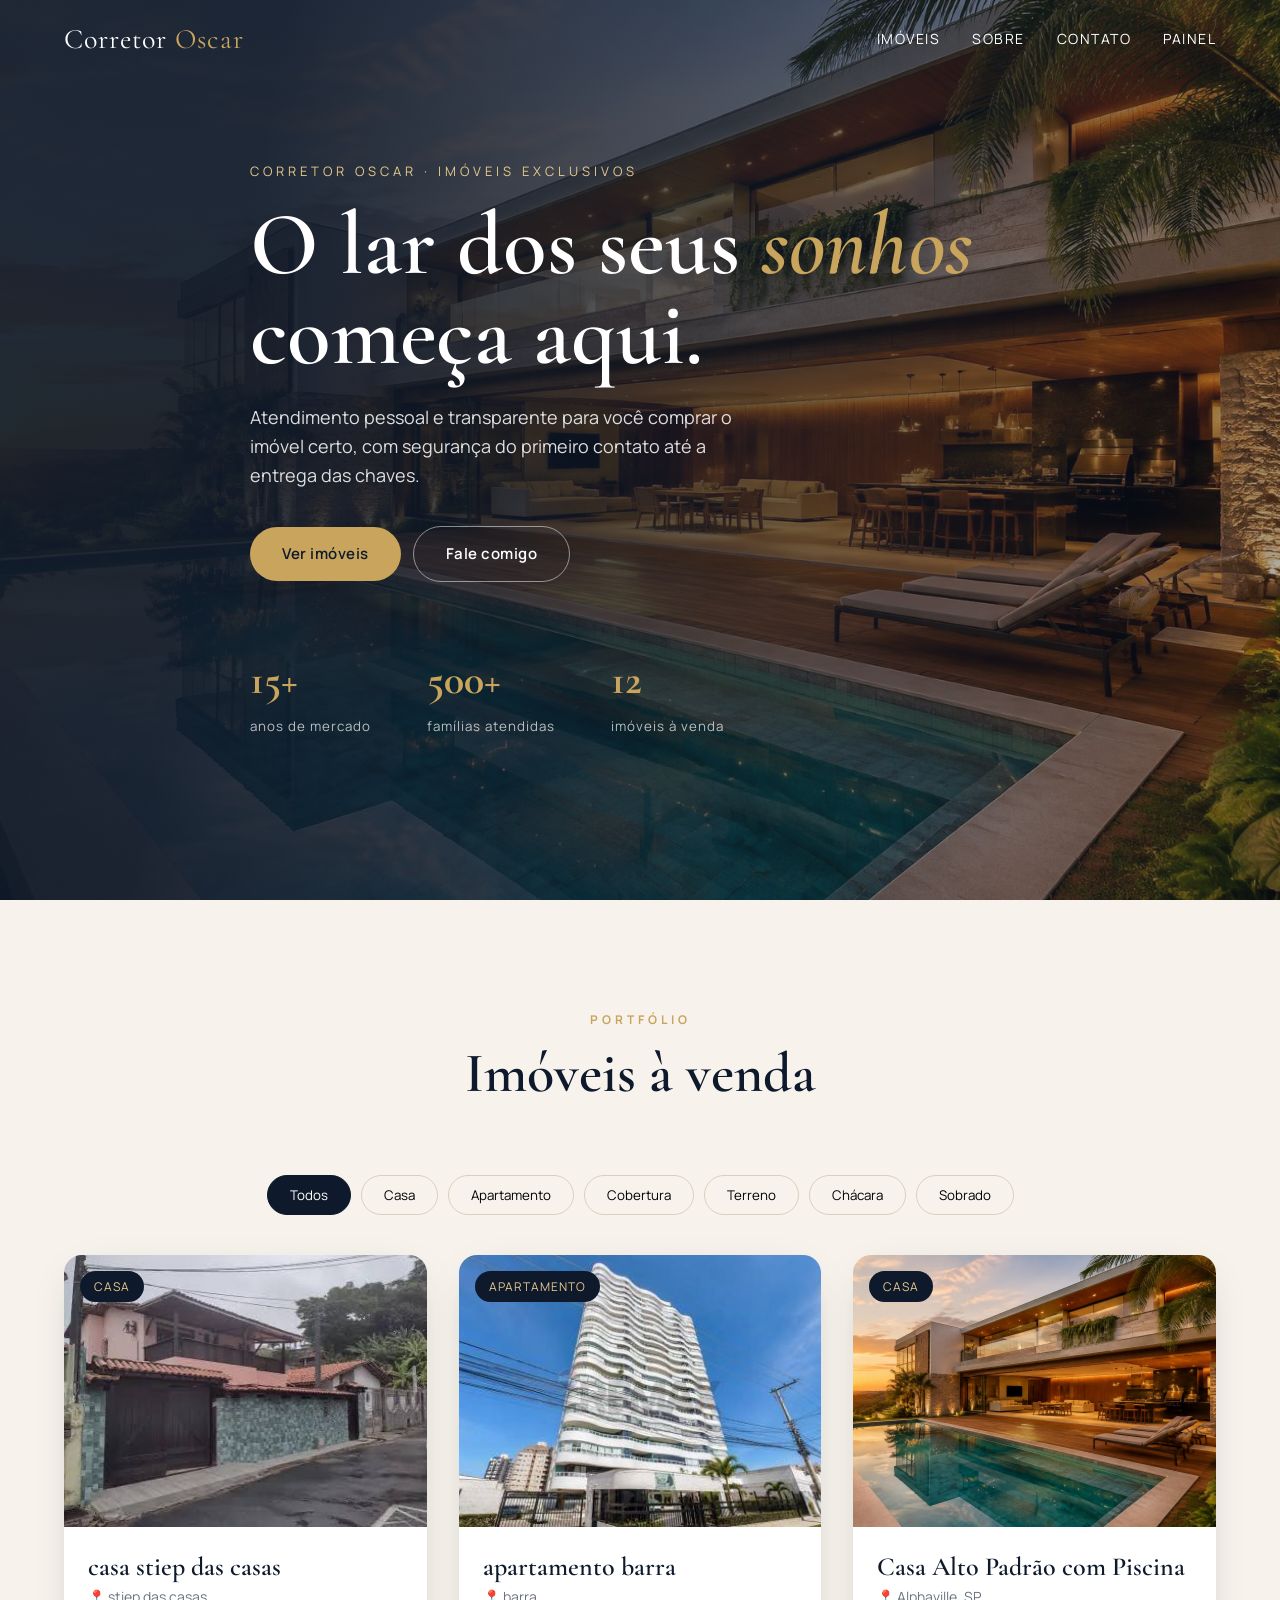
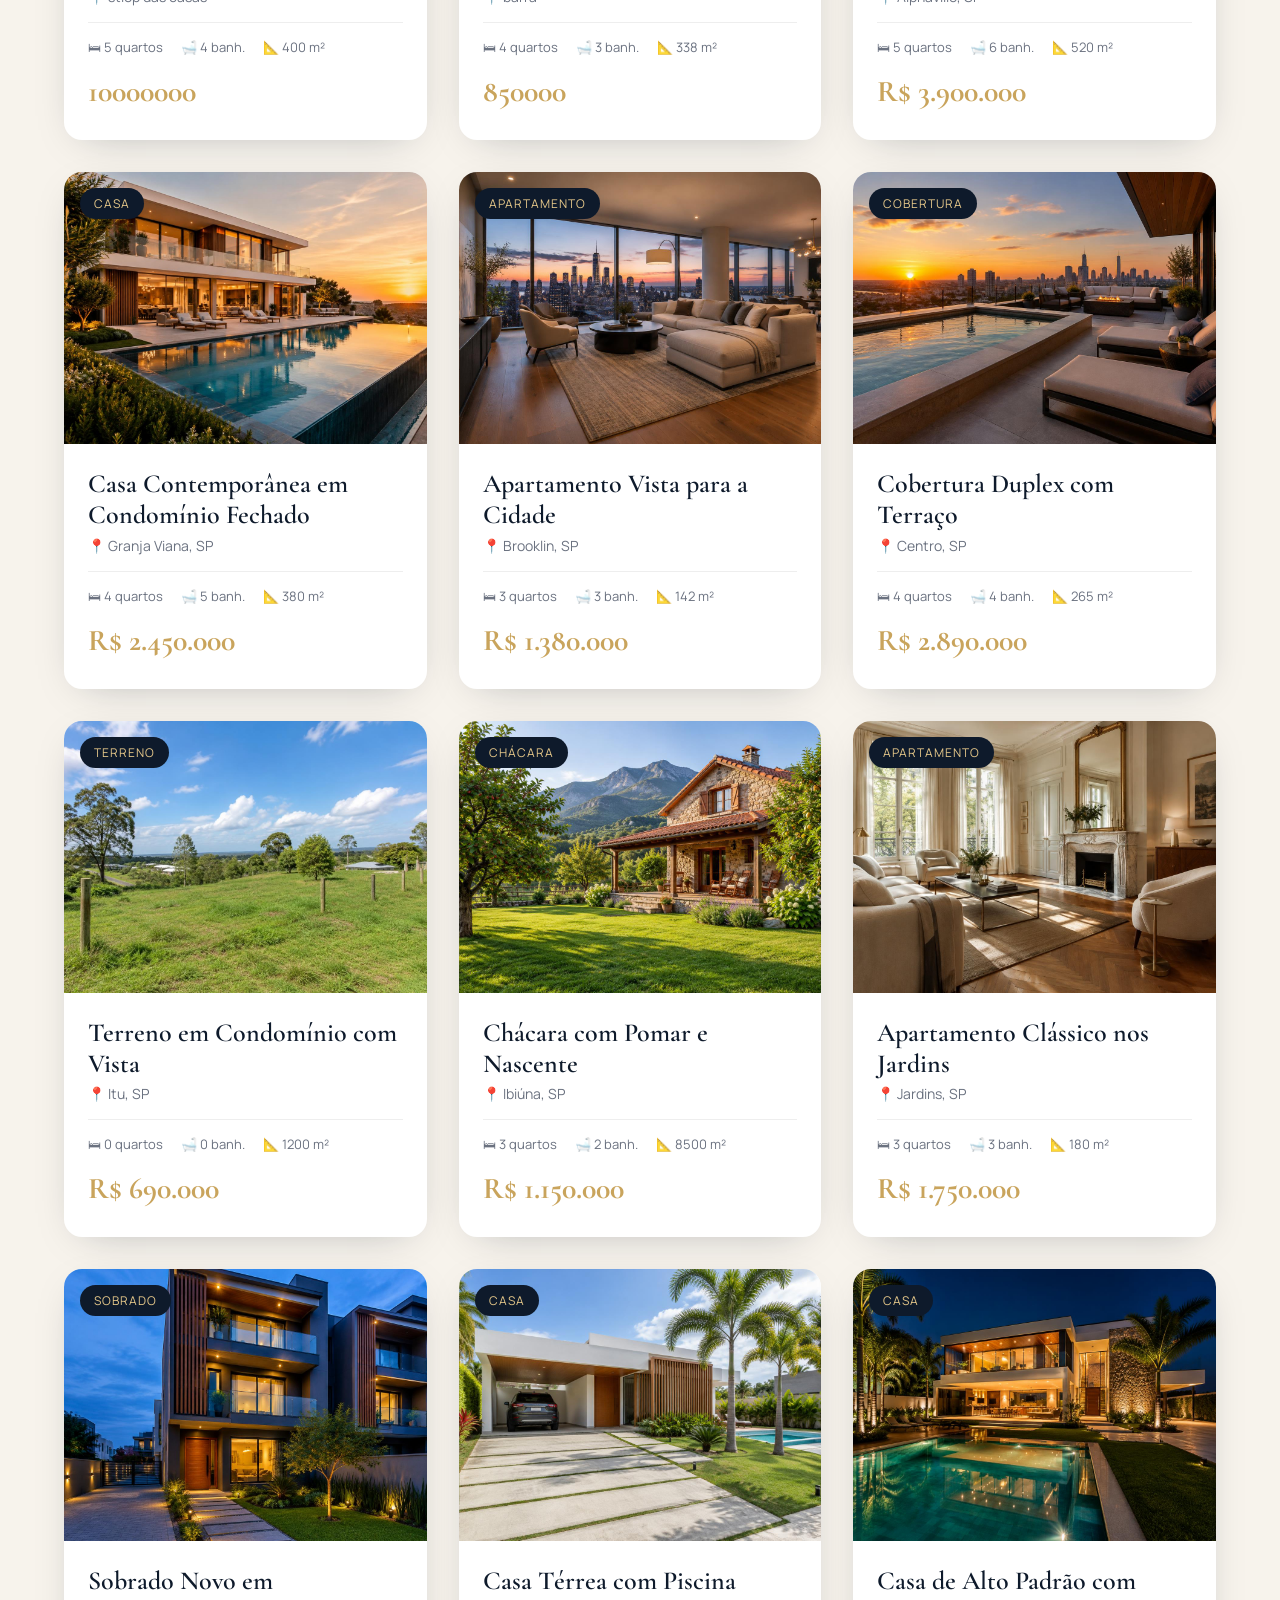
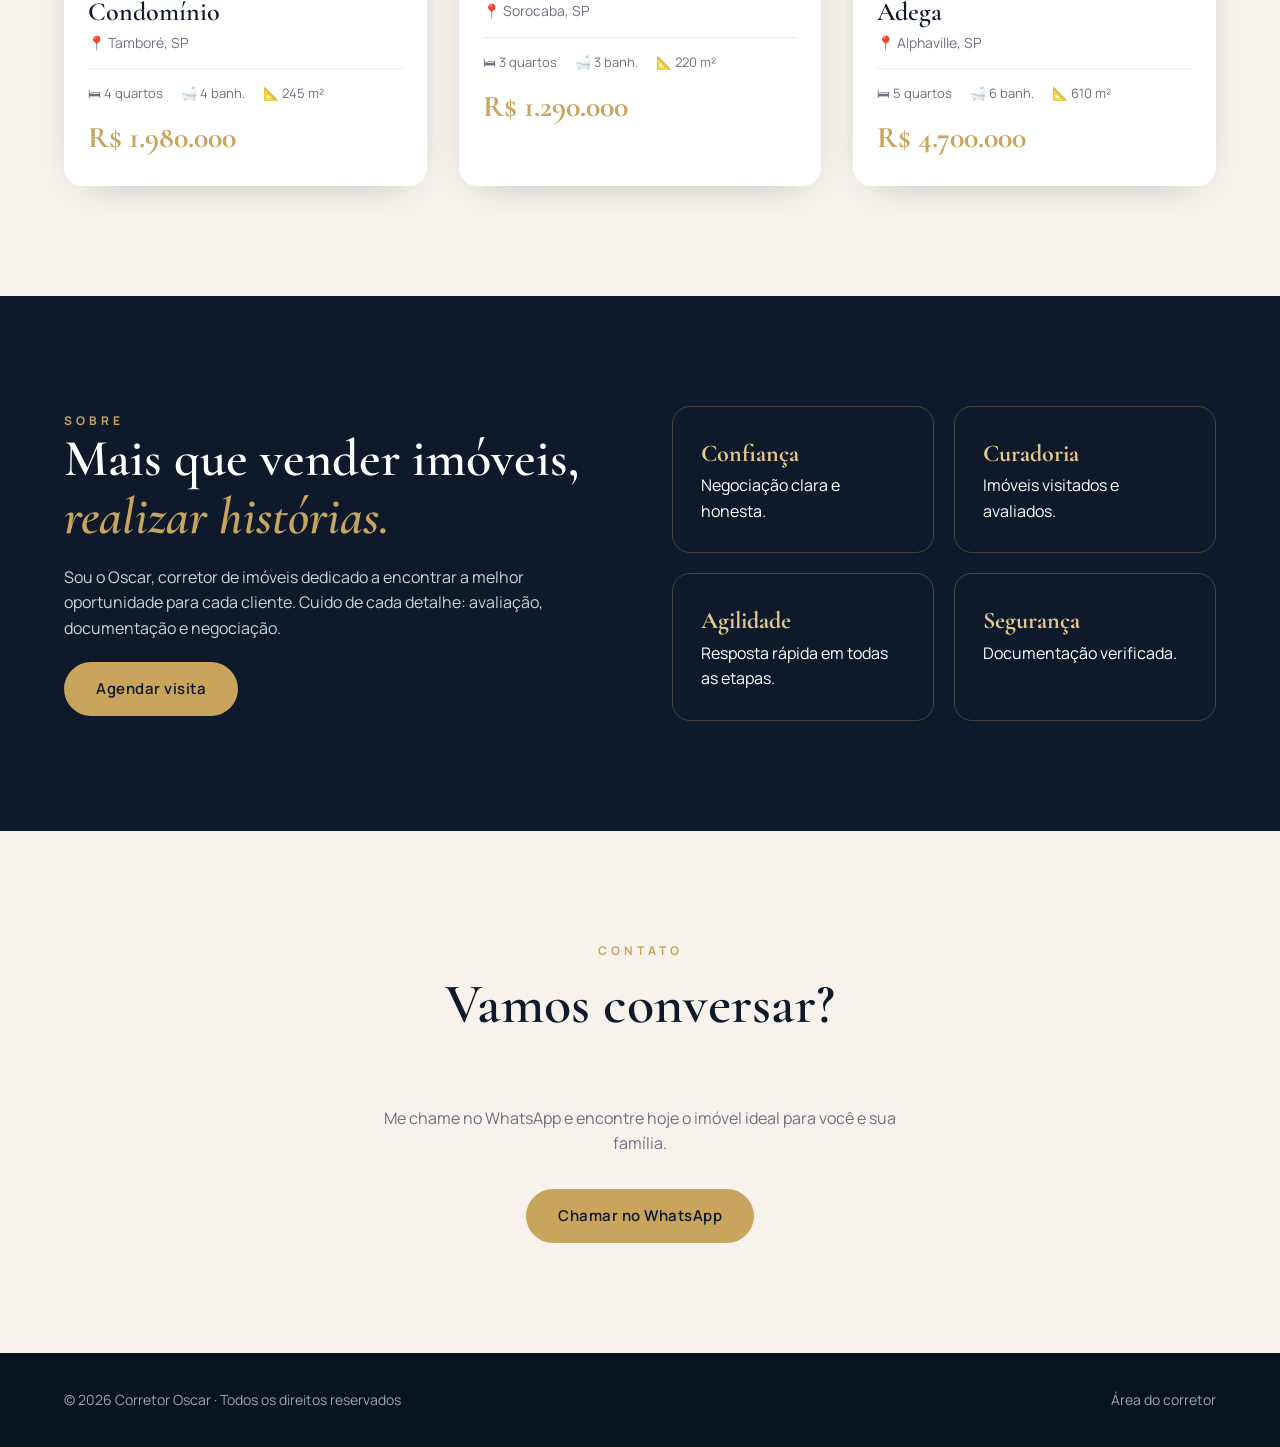
<file: index.html>
<!DOCTYPE html>
<html lang="pt-BR">
<head>
<meta charset="UTF-8"><meta name="viewport" content="width=device-width,initial-scale=1">
<title>Corretor Oscar | Imóveis de Alto Padrão</title>
<meta name="description" content="Corretor Oscar: casas, apartamentos e terrenos selecionados à venda.">
<link rel="preconnect" href="https://fonts.googleapis.com">
<link href="https://fonts.googleapis.com/css2?family=Cormorant+Garamond:ital,wght@0,500;0,600;0,700;1,600&family=Manrope:wght@400;500;600;700&display=swap" rel="stylesheet">
<link rel="stylesheet" href="style.css?v=20261021-2120">
</head>
<body>
<header class="nav" id="nav"><div class="container">
  <a href="#" class="logo">Corretor <span>Oscar</span></a>
  <button class="menu-btn" id="menuBtn" aria-label="Abrir menu" aria-expanded="false">☰</button>
  <ul id="menu"><li><a href="#imoveis">Imóveis</a></li><li><a href="#sobre">Sobre</a></li><li><a href="#contato">Contato</a></li><li><a href="admin.html">Painel</a></li></ul>
</div></header>

<section class="hero"><div class="container">
  <div class="eyebrow">Corretor Oscar · Imóveis exclusivos</div>
  <h1>O lar dos seus <em>sonhos</em> começa aqui.</h1>
  <p>Atendimento pessoal e transparente para você comprar o imóvel certo, com segurança do primeiro contato até a entrega das chaves.</p>
  <div class="actions"><a href="#imoveis" class="btn btn-gold">Ver imóveis</a><a href="#contato" class="btn btn-ghost">Fale comigo</a></div>
  <div class="stats"><div><b>15+</b><small>anos de mercado</small></div><div><b>500+</b><small>famílias atendidas</small></div><div><b id="count">0</b><small>imóveis à venda</small></div></div>
</div></section>

<section id="imoveis"><div class="container">
  <div class="title reveal"><div class="eyebrow">Portfólio</div><h2>Imóveis à venda</h2></div>
  <div class="filters" id="filters"></div>
  <div class="grid" id="grid"></div>
</div></section>

<section class="about" id="sobre"><div class="container">
  <div class="reveal"><div class="title" style="text-align:left;margin:0"><div class="eyebrow">Sobre</div></div>
    <h2>Mais que vender imóveis, <em>realizar histórias.</em></h2>
    <p>Sou o Oscar, corretor de imóveis dedicado a encontrar a melhor oportunidade para cada cliente. Cuido de cada detalhe: avaliação, documentação e negociação.</p>
    <a href="#contato" class="btn btn-gold">Agendar visita</a></div>
  <div class="pillars reveal"><div><b>Confiança</b>Negociação clara e honesta.</div><div><b>Curadoria</b>Imóveis visitados e avaliados.</div><div><b>Agilidade</b>Resposta rápida em todas as etapas.</div><div><b>Segurança</b>Documentação verificada.</div></div>
</div></section>

<section class="contact" id="contato"><div class="container reveal">
  <div class="title"><div class="eyebrow">Contato</div><h2>Vamos conversar?</h2></div>
  <p>Me chame no WhatsApp e encontre hoje o imóvel ideal para você e sua família.</p>
  <a class="btn btn-gold" target="_blank" href="https://wa.me/5500000000000">Chamar no WhatsApp</a>
</div></section>

<footer><div class="container"><span>© <span id="ano"></span> Corretor Oscar · Todos os direitos reservados</span><a href="admin.html">Área do corretor</a></div></footer>

<div class="modal" id="modal"><button class="close" id="close">×</button><div class="modal-box" id="mbox"></div></div>
<script src="data.js?v=20261021-2049"></script>
<script src="app.js?v=20261021-2120"></script>
</body>
</html>
</file>
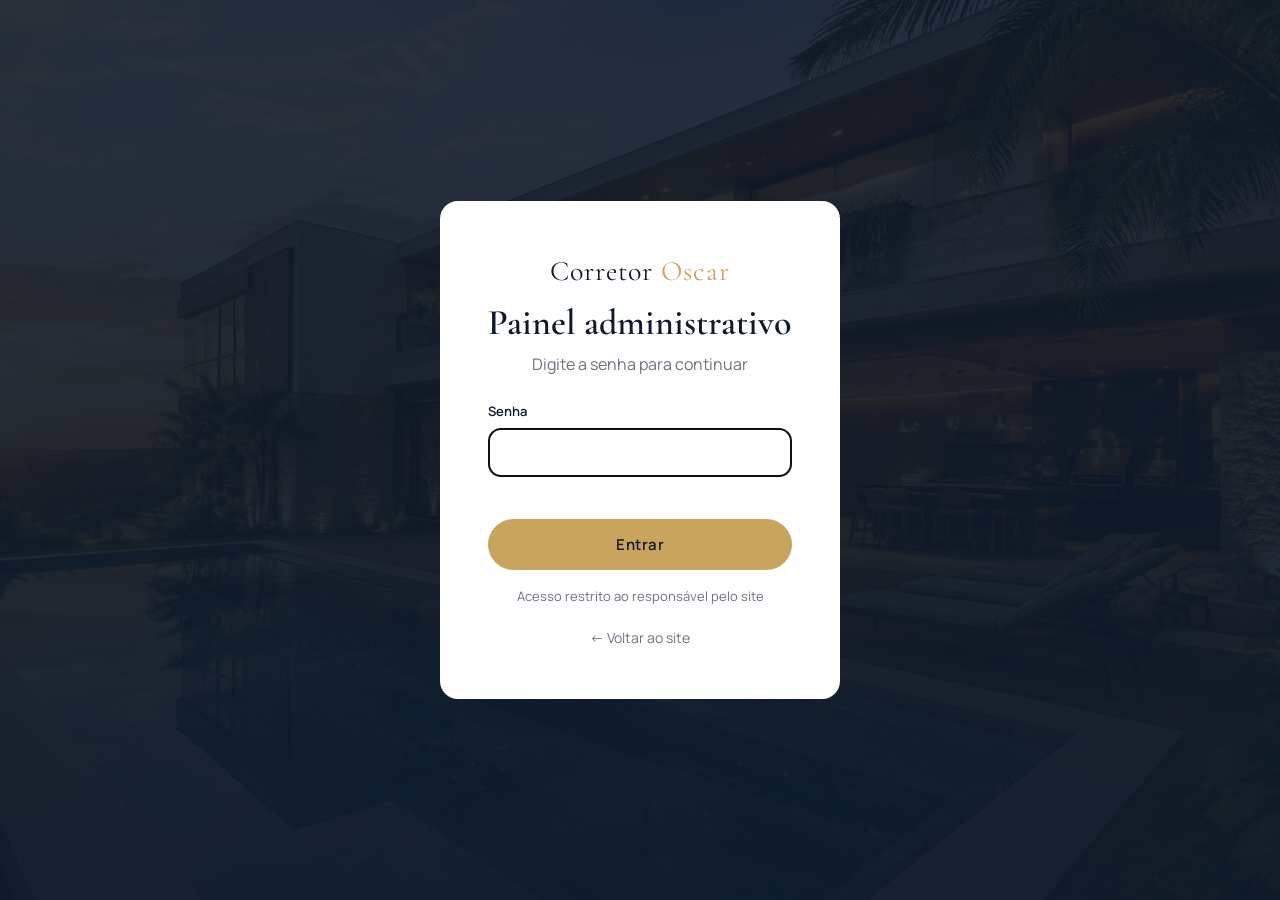
<file: admin.html>
<!DOCTYPE html>
<html lang="pt-BR">
<head>
<meta charset="UTF-8"><meta name="viewport" content="width=device-width,initial-scale=1">
<title>Painel | Corretor Oscar</title><meta name="robots" content="noindex">
<link href="https://fonts.googleapis.com/css2?family=Cormorant+Garamond:wght@600;700&family=Manrope:wght@400;600;700&display=swap" rel="stylesheet">
<link rel="stylesheet" href="style.css?v=20261021-2120">
</head>
<body class="admin">
<div class="login" id="login"><form id="fLogin" autocomplete="off">
  <div class="logo" style="color:var(--navy)">Corretor <span>Oscar</span></div>
  <h1>Painel administrativo</h1><p style="color:var(--muted);margin-bottom:24px">Digite a senha para continuar</p>
  <label>Senha<input type="password" id="senha" autocomplete="new-password" autocapitalize="off" autocorrect="off" spellcheck="false" autofocus></label>
  <div class="err" id="err"></div>
  <button class="btn btn-gold" style="width:100%">Entrar</button>
  <p class="login-dica">Acesso restrito ao responsável pelo site</p>
  <p style="margin-top:18px"><a href="index.html" style="color:var(--muted);font-size:14px">← Voltar ao site</a></p>
</form></div>

<div id="app" style="display:none">
  <div class="topbar"><div class="container"><div class="logo">Corretor <span>Oscar</span> · Painel</div>
    <div><a href="index.html" target="_blank" class="sm">Ver site</a><button class="sm" id="sair">Sair</button></div></div></div>
  <div class="container panel">
    <form class="box" id="form">
      <h2 id="ftitle">Novo imóvel</h2>
      <label>Título<input id="titulo" required placeholder="Ex: Apartamento com vista para o mar"></label>
      <label>Tipo<select id="tipo"><option>Casa</option><option>Apartamento</option><option>Cobertura</option><option>Terreno</option><option>Comercial</option><option>Chácara</option><option>Sobrado</option></select></label>
      <label>Localização<input id="local" required placeholder="Bairro, Cidade"></label>
      <label>Preço<input id="preco" required placeholder="R$ 850.000"></label>
      <div class="row"><label>Quartos<input id="quartos" type="number" min="0" value="3"></label><label>Banheiros<input id="banheiros" type="number" min="0" value="2"></label><label>Área m²<input id="area" type="number" min="0" value="100"></label></div>
      <label>Legenda / descrição<textarea id="descricao" rows="4"></textarea></label>
      <label class="check"><input type="checkbox" id="vendido"> Vendido (tirar da exposição do site)</label>
      <label>Fotos (a primeira é a capa)<input type="file" id="fotos" accept="image/*" multiple></label>
      <div class="previews" id="prev"></div>
      <button class="btn btn-gold" style="width:100%">Salvar imóvel</button>
      <button type="button" class="sm" id="cancel" style="display:none;margin:12px 0 0;width:100%">Cancelar edição</button>
    </form>
    <div class="box">
      <h2>Imóveis cadastrados (<span id="n">0</span>)</h2>
      <div class="list" id="list"></div>
      <div class="pub-status" id="pubStatus"></div>
      <div class="tools">
        <button class="btn btn-gold compact" id="pub">Publicar agora</button>
        <button class="sm" id="exp">Exportar data.js</button>
        <button class="sm" id="bkp">Baixar backup (.json)</button>
        <label class="sm" style="margin:0;font-weight:400">Restaurar backup<input type="file" id="imp" accept=".json" style="display:none"></label>
        <button class="sm" id="rst">Restaurar lista padrão</button>
      </div>
      <p style="color:var(--muted);font-size:13px;margin-top:14px" id="pubDica">É só preencher o formulário e clicar em <b>Salvar imóvel</b>: o anúncio vai para o site sozinho, em 1–2 minutos. Não precisa mexer em token, repositório nem GitHub — o site se vira sozinho.</p>
      <details style="margin-top:16px">
        <summary style="cursor:pointer;color:var(--muted);font-size:13px">Publicação manual (uso técnico)</summary>
        <div class="tools" style="margin-top:10px">
          <button class="sm" id="pubManual">Publicar com token</button>
          <button class="sm" id="abrirGithub">Abrir o data.js no GitHub</button>
          <button class="sm" id="baixarPacote">Baixar pacote com as fotos</button>
        </div>
        <p style="color:var(--muted);font-size:13px">Só use se a publicação automática estiver fora do ar.</p>
      </details>
    </div>
  </div>
</div>
<script src="data.js?v=20261021"></script>

<div class="modal" id="modalExcluir">
  <div class="modal-box" style="max-width:480px">
    <h2>Excluir imóvel</h2>
    <div class="del-info" id="delInfo"></div>
    <p class="del-aviso">O imóvel sai da lista na hora e da próxima publicação do site. Dá para desfazer logo em seguida.</p>
    <div class="del-acoes">
      <button class="sm" id="cancelExcluir" type="button">Cancelar</button>
      <button class="sm del" id="confirmExcluir" type="button">Excluir imóvel</button>
    </div>
  </div>
</div>

<div class="modal" id="modalPub">
  <div class="modal-box" style="max-width:540px">
    <h2>Publicar no site</h2>
    <p style="color:var(--muted);font-size:14px;margin:-6px 0 18px">É só configurar uma vez. Depois de salvar um imóvel, ele vai para o site sozinho (a Vercel publica em 1–2 minutos).</p>
    <form id="fPub" style="padding:0 0 4px;display:flex;flex-direction:column;gap:14px">
      <label style="text-align:left">1. Repositório (GitHub)<input id="pubRepo" placeholder="gustavomayan113-lang/oscar-corretor"></label>
      <label style="text-align:left">2. Branch<input id="pubBranch" placeholder="main"></label>
      <label style="text-align:left">3. Token do GitHub<input id="pubToken" type="password" autocomplete="off" placeholder="github_pat_..."></label>
      <p style="color:var(--muted);font-size:13px;margin:0">Para criar o token: no GitHub, abra <b>Settings → Developer settings → Personal access tokens → Tokens (classic) → Generate new token</b>, marque a caixa <b>repo</b> e copie o código que aparecer. Cole aqui embaixo. Ele fica salvo só neste navegador e só serve para escrever os imóveis neste repositório.</p>
      <div class="err" id="pubErr" style="text-align:left"></div>
      <div class="del-acoes">
        <button type="button" class="sm" id="cancelPub" style="width:auto">Fechar</button>
        <button type="submit" class="btn btn-gold" style="width:auto">Publicar agora</button>
      </div>
      <div class="sem-token">
        <b>Sem token? Dá pra fazer do mesmo jeito, em 2 passos:</b>
        <div class="del-acoes" style="justify-content:flex-start;margin-top:10px">
          <button type="button" class="sm" id="abrirGithub" style="width:auto">1. Abrir o data.js no GitHub</button>
          <button type="button" class="sm" id="baixarPacote" style="width:auto">2. Baixar pacote com as fotos</button>
        </div>
        <span>O passo 1 abre o editor do GitHub já com o conteúdo copiado: é só colar (Ctrl+V) e clicar em "Commit changes". O passo 2 baixa um zip com o data.js e a pasta imagens/ para você arrastar em "Add file → Upload files". Sem token, sem API, a Vercel publica assim mesmo.</span>
      </div>
    </form>
  </div>
</div>
    </form>
  </div>
</div>

<div class="toast" id="toast"><span id="toastMsg"></span><button class="sm" id="toastAcao" type="button" style="display:none">Desfazer</button></div>
<script src="admin.js?v=20261021-2120"></script>
</body>
</html>
</file>
<file: style.css>
:root{--navy:#0e1a2b;--navy2:#16273f;--gold:#c9a45c;--gold2:#e6c88a;--cream:#f7f3ec;--ink:#1b1b1b;--muted:#6b7280;--r:18px}
*{box-sizing:border-box;margin:0;padding:0}
body{font-family:'Manrope',sans-serif;color:var(--ink);background:var(--cream);line-height:1.6}
h1,h2,h3,.serif{font-family:'Cormorant Garamond',serif;font-weight:600}
a{color:inherit;text-decoration:none}
.container{max-width:1200px;margin:0 auto;padding:0 24px}
header.nav{position:fixed;inset:0 0 auto;z-index:50;transition:.3s}
header.nav.scrolled{background:rgba(14,26,43,.92);backdrop-filter:blur(10px)}
.nav .container{display:flex;align-items:center;justify-content:space-between;height:78px;color:#fff}
.logo{font-family:'Cormorant Garamond',serif;font-size:28px;letter-spacing:1px}
.logo span{color:var(--gold)}
.nav ul{display:flex;gap:32px;list-style:none;font-size:14px;letter-spacing:1.5px;text-transform:uppercase}
.nav ul a:hover{color:var(--gold2)}
.hero{min-height:100vh;display:flex;align-items:center;color:#fff;background:linear-gradient(100deg,rgba(14,26,43,.92) 20%,rgba(14,26,43,.3)),url(hero.jpg) center/cover}
.hero .eyebrow{color:var(--gold2);letter-spacing:4px;text-transform:uppercase;font-size:13px}
.hero h1{font-size:clamp(48px,7vw,92px);line-height:1;margin:18px 0 24px;max-width:780px}
.hero h1 em{color:var(--gold);font-style:italic}
.hero p{max-width:520px;opacity:.85;font-size:18px}
.btn{display:inline-block;padding:15px 32px;border-radius:50px;font-weight:600;letter-spacing:.5px;cursor:pointer;border:0;font-family:inherit;font-size:15px;transition:.25s}
.btn-gold{background:var(--gold);color:var(--navy)}
.btn-gold:hover{background:var(--gold2);transform:translateY(-2px)}
.btn-ghost{border:1px solid rgba(255,255,255,.5);color:#fff;background:none;margin-left:12px}
.btn-ghost:hover{background:#fff;color:var(--navy)}
.hero .actions{margin-top:36px}
.stats{display:flex;gap:56px;margin-top:64px}
.stats b{display:block;font-family:'Cormorant Garamond',serif;font-size:42px;color:var(--gold)}
.stats small{opacity:.7;letter-spacing:1px}
section{padding:110px 0}
.title{text-align:center;margin-bottom:56px}
.title .eyebrow{color:var(--gold);letter-spacing:4px;text-transform:uppercase;font-size:12px;font-weight:700}
.title h2{font-size:clamp(36px,5vw,56px);color:var(--navy)}
.filters{display:flex;gap:10px;justify-content:center;flex-wrap:wrap;margin-bottom:40px}
.filters button{padding:10px 22px;border-radius:40px;border:1px solid #d9cfbf;background:none;cursor:pointer;font-family:inherit}
.filters button.active{background:var(--navy);color:#fff;border-color:var(--navy)}
.grid{display:grid;grid-template-columns:repeat(auto-fill,minmax(min(330px,100%),1fr));gap:32px}
.card{background:#fff;border-radius:var(--r);overflow:hidden;box-shadow:0 10px 40px -20px rgba(14,26,43,.35);transition:.35s;cursor:pointer}
.card:hover{transform:translateY(-8px);box-shadow:0 30px 60px -25px rgba(14,26,43,.45)}
.card .img{aspect-ratio:4/3;background:#ddd center/cover;position:relative}
.tag{position:absolute;top:16px;left:16px;background:var(--navy);color:var(--gold2);padding:6px 14px;border-radius:30px;font-size:12px;letter-spacing:1px;text-transform:uppercase}
.card .body{padding:24px}
.card h3{font-size:26px;color:var(--navy);line-height:1.2}
.card .loc{color:var(--muted);font-size:14px;margin:4px 0 14px}
.feats{display:flex;gap:18px;font-size:13px;color:var(--muted);border-top:1px solid #eee;padding-top:14px}
.price{font-family:'Cormorant Garamond',serif;font-size:30px;color:var(--gold);font-weight:700;margin-top:10px}
.empty{text-align:center;color:var(--muted);grid-column:1/-1}
.about{background:var(--navy);color:#fff}
.about .container{display:grid;grid-template-columns:1fr 1fr;gap:64px;align-items:center}
.about h2{font-size:52px;line-height:1.1}.about h2 em{color:var(--gold)}
.about p{opacity:.8;margin:20px 0}
.pillars{display:grid;grid-template-columns:repeat(2,minmax(0,1fr));gap:20px}
.pillars div{border:1px solid rgba(201,164,92,.3);border-radius:var(--r);padding:28px}
.pillars b{font-family:'Cormorant Garamond',serif;font-size:24px;color:var(--gold2);display:block}
.contact{text-align:center}
.contact p{color:var(--muted);max-width:540px;margin:0 auto 32px}
footer{background:#0a1320;color:#9aa4b2;padding:36px 0;font-size:14px}
footer .container{display:flex;justify-content:space-between}
footer a:hover{color:var(--gold)}
.modal{position:fixed;inset:0;background:rgba(10,19,32,.85);display:none;align-items:center;justify-content:center;z-index:100;padding:20px}
.modal.open{display:flex}
.modal-box{background:#fff;border-radius:var(--r);max-width:920px;width:100%;max-height:92vh;overflow:auto}
.gallery-main{aspect-ratio:16/9;background:#000 center/contain no-repeat}
.thumbs{display:flex;gap:8px;padding:12px;overflow-x:auto}
.thumbs img{width:90px;height:64px;object-fit:cover;border-radius:8px;cursor:pointer;opacity:.6}
.thumbs img.on{opacity:1;outline:2px solid var(--gold)}
.modal-body{padding:8px 32px 32px}
.modal-body h3{font-size:38px;color:var(--navy)}
.close{position:absolute;top:20px;right:28px;color:#fff;font-size:40px;cursor:pointer;background:none;border:0}
.reveal{opacity:0;transform:translateY(30px);transition:1s}.reveal.in{opacity:1;transform:none}
.menu-btn{display:none;width:44px;height:44px;align-items:center;justify-content:center;border:1px solid rgba(255,255,255,.35);background:rgba(255,255,255,.08);border-radius:12px;color:#fff;font-size:20px;cursor:pointer;padding:0}
@media(max-width:800px){
  .container{padding:0 18px}
  .nav .container{height:64px}
  .logo{font-size:23px}
  .menu-btn{display:inline-flex}
  .nav ul{display:none;position:absolute;top:64px;left:0;right:0;flex-direction:column;gap:0;padding:6px 18px 16px;background:rgba(14,26,43,.97);backdrop-filter:blur(10px);border-top:1px solid rgba(255,255,255,.08);box-shadow:0 20px 30px -20px rgba(0,0,0,.6)}
  .nav ul.open{display:flex}
  .nav ul li a{display:block;padding:14px 2px;font-size:14px;border-bottom:1px solid rgba(255,255,255,.08)}
  .nav ul li:last-child a{border-bottom:0}
  section{padding:64px 0}
  .hero{min-height:auto;padding:104px 0 60px}
  .hero h1{font-size:clamp(32px,9vw,46px);margin:14px 0 18px}
  .hero p{font-size:16px}
  .hero .actions{margin-top:26px;display:flex;flex-direction:column;align-items:flex-start}
  .btn{padding:14px 28px}
  .btn-ghost{margin-left:0;margin-top:10px}
  .stats{gap:20px;margin-top:40px;flex-wrap:wrap}
  .stats b{font-size:32px}
  .stats small{font-size:12px;letter-spacing:.4px}
  .title{margin-bottom:30px}
  .title h2{font-size:clamp(30px,8.5vw,42px)}
  .title .eyebrow{letter-spacing:3px}
  .grid{grid-template-columns:1fr;gap:20px}
  .card h3{font-size:22px}
  .card .body{padding:18px}
  .price{font-size:27px}
  .feats{gap:12px;font-size:12.5px}
  .about .container{grid-template-columns:minmax(0,1fr);gap:32px}
  .about h2{font-size:34px}
  .pillars{grid-template-columns:1fr;gap:12px}
  .pillars div{padding:20px}
  .filters{gap:8px;margin-bottom:26px}
  .filters button{padding:9px 16px;font-size:14px}
  .modal{padding:10px}
  .modal-box{max-height:94vh;border-radius:14px}
  .modal-body{padding:10px 18px 24px}
  .modal-body h3{font-size:26px}
  .close{top:6px;right:12px;font-size:34px;z-index:3;width:40px;height:40px}
  .thumbs{padding:10px}
  .thumbs img{width:66px;height:48px}
  footer .container{flex-direction:column;gap:8px;text-align:center;align-items:center}
}
/* admin */
.admin{min-height:100vh;background:var(--cream)}
.login{min-height:100vh;display:flex;align-items:center;justify-content:center;background:linear-gradient(rgba(14,26,43,.88),rgba(14,26,43,.95)),url(hero.jpg) center/cover}
.login form{background:#fff;padding:48px;border-radius:var(--r);width:100%;max-width:400px;text-align:center}
.login h1{font-size:36px;color:var(--navy)}
.login-dica{color:var(--muted);font-size:13px;margin-top:16px;text-align:center}
input,select,textarea{width:100%;padding:13px 16px;border:1px solid #ddd3c3;border-radius:12px;font-family:inherit;font-size:15px;background:#fff;margin-top:6px}
input[type=checkbox]{width:auto;height:19px;padding:0;margin:0;accent-color:var(--gold);flex:0 0 auto;cursor:pointer}
label{display:block;font-size:13px;font-weight:600;color:var(--navy);margin-bottom:16px;text-align:left}
label.check{display:flex;align-items:center;gap:10px;padding:12px 14px;border:1px solid #e6ddcd;border-radius:12px;background:#faf7f1;margin-bottom:16px;cursor:pointer}
label.check input[type=checkbox]{margin:0}
.err{color:#b42318;font-size:14px;min-height:20px;margin:6px 0}
.topbar{background:var(--navy);color:#fff}
.topbar .container{display:flex;justify-content:space-between;align-items:center;height:70px}
.panel{display:grid;grid-template-columns:420px 1fr;gap:32px;padding:40px 24px}
.box{background:#fff;border-radius:var(--r);padding:28px;box-shadow:0 10px 30px -20px rgba(0,0,0,.3)}
.box h2{font-size:30px;color:var(--navy);margin-bottom:18px}
.row{display:grid;grid-template-columns:1fr 1fr 1fr;gap:10px}
.previews{display:flex;flex-wrap:wrap;gap:8px;margin:-6px 0 16px}
.previews div{position:relative}.previews img{width:76px;height:58px;object-fit:cover;border-radius:8px}
.previews button{position:absolute;top:-6px;right:-6px;background:#b42318;color:#fff;border:0;border-radius:50%;width:20px;height:20px;cursor:pointer;font-size:12px}
.admin-card{background:#fff;border-radius:var(--r);border:1px solid #e8e0d4;padding:16px;margin-bottom:14px;display:grid;grid-template-columns:110px 1fr;gap:16px;align-items:center;box-shadow:0 4px 12px -8px rgba(0,0,0,.08)}
.admin-card .thumb{width:110px;height:76px;border-radius:10px;background:#f1ece3;overflow:hidden;display:flex;align-items:center;justify-content:center}
.admin-card .thumb img{width:100%;height:100%;object-fit:cover;display:block}
.admin-card .thumb .sem-foto{font-size:11px;color:var(--muted);letter-spacing:.5px}
.admin-card .info{display:flex;flex-direction:column;gap:6px;min-width:0}
.admin-card .info b{color:var(--navy);font-size:17px;word-break:break-word}
.admin-card .info .meta{font-size:13px;color:var(--muted);display:flex;gap:10px;flex-wrap:wrap}
.admin-card .info .meta span{background:#f4efe6;padding:2px 8px;border-radius:20px;font-size:11.5px}
.admin-card .actions{margin-top:10px;display:flex;gap:8px;flex-wrap:wrap}
.admin-card .actions .sm{margin-left:0}
.admin-card.vendido{opacity:.6;filter:grayscale(.35)}
.selo-vendido{background:#b42318;color:#fff;padding:2px 8px;border-radius:12px;font-size:11px;text-transform:uppercase;letter-spacing:.5px;margin-left:8px}
.admin-card.vendido .actions .vendido{background:var(--gold);border-color:var(--gold);color:var(--navy)}
.vazio{color:var(--muted);padding:22px 4px;font-size:15px}
.sm{padding:8px 14px;font-size:13px;border-radius:30px;border:1px solid #ddd;background:#fff;cursor:pointer;margin-left:6px}
.sm.del{color:#b42318;border-color:#f0c4c0}
.tools{display:flex;gap:10px;flex-wrap:wrap;margin-top:20px;align-items:center}
.tools .sm,.tools label.sm{margin-left:0}
.btn.compact{padding:10px 20px;font-size:13px}
.pub-status{display:flex;align-items:center;gap:9px;flex-wrap:wrap;margin-top:18px;font-size:13px;color:var(--muted);background:#faf7f1;border:1px solid #ece3d4;border-radius:12px;padding:11px 14px;line-height:1.4}
.pub-status .dot{width:9px;height:9px;border-radius:50%;background:#c9a45c;flex:0 0 auto}
.pub-status .dot.ok{background:#2e7d32}
.pub-status .dot.erro{background:#b42318}
.modal-box h2{font-size:30px;color:var(--navy);margin-bottom:18px}
.del-info{display:flex;gap:14px;align-items:center;background:#faf7f1;border:1px solid #ece3d4;border-radius:14px;padding:14px;margin-bottom:16px}
.del-info .del-thumb{width:78px;height:58px;border-radius:10px;overflow:hidden;background:#ece5d8;flex:0 0 auto}
.del-info .del-thumb img{width:100%;height:100%;object-fit:cover;display:block}
.del-info b{display:block;color:var(--navy);font-size:16px;word-break:break-word}
.del-info span{font-size:13px;color:var(--muted)}
.del-aviso{font-size:13px;color:var(--muted);margin-bottom:22px}
.del-acoes{display:flex;gap:10px;justify-content:flex-end;flex-wrap:wrap}
.sem-token{border-top:1px dashed #e0d8c8;padding-top:16px;margin-top:4px;font-size:13px;color:var(--muted);line-height:1.55}
.sem-token b{display:block;color:var(--navy);font-size:14px;margin-bottom:2px}
.del-acoes .sm{margin-left:0}
.del-acoes .del{background:#b42318;color:#fff;border-color:#b42318}
.del-acoes .del:hover{background:#d13c2f;border-color:#d13c2f}
.toast{position:fixed;left:50%;bottom:26px;transform:translate(-50%,20px);background:var(--navy);color:#fff;padding:14px 20px;border-radius:14px;box-shadow:0 20px 40px -20px rgba(0,0,0,.5);display:flex;align-items:center;gap:16px;opacity:0;pointer-events:none;transition:.25s;z-index:200;max-width:min(620px,92vw);font-size:14px}
.toast.show{opacity:1;transform:translate(-50%,0);pointer-events:auto}
.toast.erro{background:#b42318}
.toast .sm{margin-left:0;background:rgba(255,255,255,.15);border-color:rgba(255,255,255,.35);color:#fff}
@media(max-width:900px){
  .panel{grid-template-columns:1fr;gap:18px;padding:18px 12px}
  .box{padding:20px 16px;border-radius:14px}
  .box h2{font-size:24px;margin-bottom:14px}
  input,select,textarea{font-size:16px;padding:12px 14px}
  .row{gap:8px}
  .admin-card{grid-template-columns:80px 1fr;gap:12px;padding:12px}
  .admin-card .thumb{width:80px;height:62px}
  .admin-card .info b{font-size:15px}
  .admin-card .info .meta{gap:6px}
  .admin-card .info .meta span{font-size:12px;padding:3px 8px}
  .admin-card .actions{gap:6px;margin-top:8px}
  .admin-card .actions .sm{flex:1 1 auto;text-align:center;padding:11px 8px}
  .sm{padding:11px 16px;font-size:14px}
  input[type=checkbox]{height:22px;width:22px}
  footer a{display:inline-block;padding:10px 4px}
  .tools{flex-direction:column;align-items:stretch}
  .tools .sm,.tools .btn{width:100%;margin-left:0;text-align:center}
  .login form{padding:32px 20px}
  .login h1{font-size:27px}
  .login-dica{font-size:12.5px}
  .topbar .container{height:62px}
  .topbar .logo{font-size:20px}
  .del-info{gap:10px;padding:12px}
  .del-info .del-thumb{width:60px;height:48px}
  .del-info b{font-size:15px}
  .del-aviso{font-size:12.5px}
  .del-acoes .btn,.del-acoes .sm{width:100%}
  .pub-status{font-size:12.5px;padding:10px 12px}
  .previews img{width:66px;height:50px}
  .previews button{width:24px;height:24px;font-size:13px;top:-8px;right:-8px}
  body.admin .modal-box{padding:18px}
  .toast{left:12px;right:12px;bottom:12px;transform:translateY(20px);max-width:none;font-size:13.5px;gap:10px}
  .toast.show{transform:none}
}
body.admin .modal-box{padding:24px}
</file>
